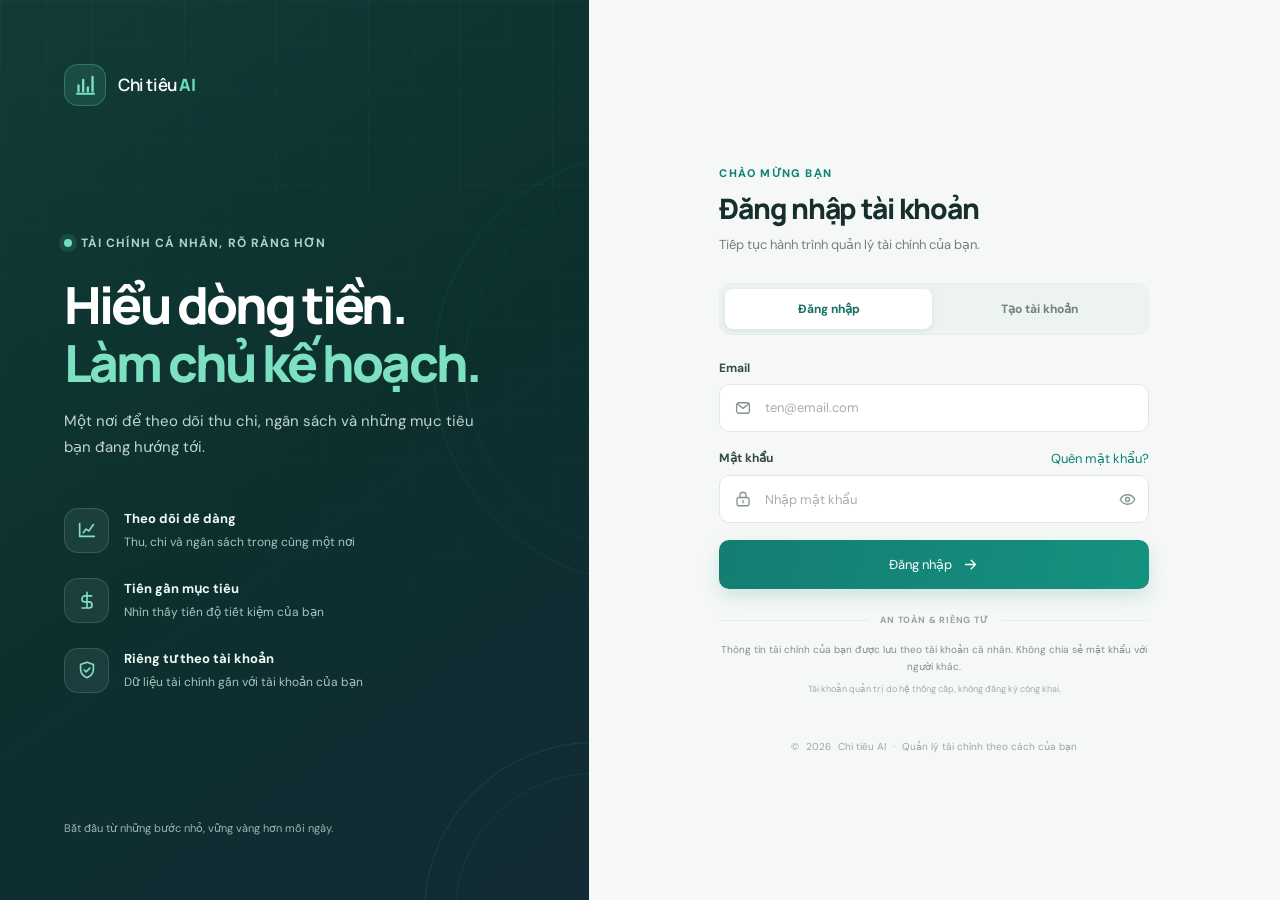
<file: frontend/login.html>
<!DOCTYPE html>
<html lang="vi">
<head>
  <meta charset="UTF-8" />
  <meta name="viewport" content="width=device-width, initial-scale=1.0" />
  <meta name="theme-color" content="#f5f8f7" />
  <meta name="description" content="Đăng nhập hoặc tạo tài khoản để quản lý thu chi cá nhân." />
  <title>Đăng nhập - Chi tiêu AI</title>
  <link rel="stylesheet" href="/static/style.css" />
  <link rel="stylesheet" href="/static/theme-overrides.css" />
  <link rel="stylesheet" href="/static/auth.css" />
  <link rel="preconnect" href="https://fonts.googleapis.com" />
  <link rel="preconnect" href="https://fonts.gstatic.com" crossorigin />
  <link href="https://fonts.googleapis.com/css2?family=DM+Sans:wght@400;500;600;700&family=Manrope:wght@400;500;600;700;800&display=swap" rel="stylesheet" />
</head>
<body class="auth-page">
  <main id="auth-screen" class="auth-layout">
    <section class="auth-story" aria-label="Giới thiệu Chi tiêu AI">
      <a class="auth-brand" href="/login" aria-label="Chi tiêu AI - trang đăng nhập">
        <span class="auth-brand-mark" aria-hidden="true">
          <svg viewBox="0 0 32 32" fill="none">
            <path d="M7 23.5V16m6 7.5V9m6 14.5v-5m6 5V5" stroke="currentColor" stroke-width="3" stroke-linecap="round" />
            <path d="M5 26.5h22" stroke="currentColor" stroke-width="2.5" stroke-linecap="round" />
          </svg>
        </span>
        <span>Chi tiêu <strong>AI</strong></span>
      </a>

      <div class="auth-story-content">
        <span class="auth-eyebrow"><span></span> Tài chính cá nhân, rõ ràng hơn</span>
        <h1>Hiểu dòng tiền.<br /><span>Làm chủ kế hoạch.</span></h1>
        <p>Một nơi để theo dõi thu chi, ngân sách và những mục tiêu bạn đang hướng tới.</p>
        <div class="auth-benefits">
          <div class="auth-benefit">
            <span class="auth-benefit-icon" aria-hidden="true">
              <svg viewBox="0 0 24 24" fill="none"><path d="M4 19V5m0 14h16M8 15l3-4 3 2 5-7" stroke="currentColor" stroke-width="1.8" stroke-linecap="round" stroke-linejoin="round" /></svg>
            </span>
            <span><strong>Theo dõi dễ dàng</strong><small>Thu, chi và ngân sách trong cùng một nơi</small></span>
          </div>
          <div class="auth-benefit">
            <span class="auth-benefit-icon" aria-hidden="true">
              <svg viewBox="0 0 24 24" fill="none"><path d="M12 3.5v17m5-13H9.8a3.3 3.3 0 0 0 0 6.6h4.4a3.3 3.3 0 0 1 0 6.6H6.5" stroke="currentColor" stroke-width="1.8" stroke-linecap="round" /></svg>
            </span>
            <span><strong>Tiến gần mục tiêu</strong><small>Nhìn thấy tiến độ tiết kiệm của bạn</small></span>
          </div>
          <div class="auth-benefit">
            <span class="auth-benefit-icon" aria-hidden="true">
              <svg viewBox="0 0 24 24" fill="none"><path d="M12 3.5 19 6v5.3c0 4.3-2.9 7.3-7 9.2-4.1-1.9-7-4.9-7-9.2V6l7-2.5Z" stroke="currentColor" stroke-width="1.8" stroke-linejoin="round" /><path d="m9 12 2 2 4-4" stroke="currentColor" stroke-width="1.8" stroke-linecap="round" stroke-linejoin="round" /></svg>
            </span>
            <span><strong>Riêng tư theo tài khoản</strong><small>Dữ liệu tài chính gắn với tài khoản của bạn</small></span>
          </div>
        </div>
      </div>
      <div class="auth-story-footer">Bắt đầu từ những bước nhỏ, vững vàng hơn mỗi ngày.</div>
      <span class="auth-orb auth-orb-one" aria-hidden="true"></span>
      <span class="auth-orb auth-orb-two" aria-hidden="true"></span>
    </section>

    <section class="auth-panel" aria-labelledby="auth-heading">
      <div class="auth-card">
        <div class="auth-mobile-brand">
          <span class="auth-brand-mark" aria-hidden="true">
            <svg viewBox="0 0 32 32" fill="none"><path d="M7 23.5V16m6 7.5V9m6 14.5v-5m6 5V5" stroke="currentColor" stroke-width="3" stroke-linecap="round" /><path d="M5 26.5h22" stroke="currentColor" stroke-width="2.5" stroke-linecap="round" /></svg>
          </span>
          <span>Chi tiêu <strong>AI</strong></span>
        </div>
        <div class="auth-heading">
          <span class="auth-heading-kicker">Chào mừng bạn</span>
          <h2 id="auth-heading">Đăng nhập tài khoản</h2>
          <p id="auth-subheading">Tiếp tục hành trình quản lý tài chính của bạn.</p>
        </div>

        <div class="auth-tabs" role="tablist" aria-label="Chọn đăng nhập hoặc đăng ký">
          <button id="tab-login" class="active" type="button" role="tab" aria-selected="true" aria-controls="auth-form" onclick="switchTab('login')">Đăng nhập</button>
          <button id="tab-register" type="button" role="tab" aria-selected="false" aria-controls="auth-form" onclick="switchTab('register')">Tạo tài khoản</button>
        </div>

        <form id="auth-form" autocomplete="off" novalidate onsubmit="handleAuth(event)">
          <div class="auth-field hidden" id="fullname-field">
            <label for="full_name">Họ và tên</label>
            <div class="auth-input-wrap">
              <svg viewBox="0 0 24 24" fill="none" aria-hidden="true"><path d="M20 20a8 8 0 0 0-16 0m8-10a4 4 0 1 0 0-8 4 4 0 0 0 0 8Z" stroke="currentColor" stroke-width="1.7" stroke-linecap="round" /></svg>
              <input type="text" id="full_name" name="name" placeholder="Nguyễn Văn An" autocomplete="name" minlength="2" />
            </div>
          </div>
          <div class="auth-field">
            <label for="email">Email</label>
            <div class="auth-input-wrap">
              <svg viewBox="0 0 24 24" fill="none" aria-hidden="true"><rect x="3.5" y="5" width="17" height="14" rx="3" stroke="currentColor" stroke-width="1.7" /><path d="m5 7 7 5.5L19 7" stroke="currentColor" stroke-width="1.7" stroke-linecap="round" stroke-linejoin="round" /></svg>
              <input type="email" id="email" name="email" required placeholder="ten@email.com" autocomplete="off" inputmode="email" />
            </div>
          </div>
          <div class="auth-field">
            <div class="auth-label-row">
              <label for="password">Mật khẩu</label>
              <button type="button" id="forgot-password-btn" class="auth-text-button" onclick="showForgotPassword()">Quên mật khẩu?</button>
            </div>
            <div class="auth-input-wrap">
              <svg viewBox="0 0 24 24" fill="none" aria-hidden="true"><rect x="4" y="10" width="16" height="11" rx="2.5" stroke="currentColor" stroke-width="1.7" /><path d="M8 10V7a4 4 0 0 1 8 0v3m-4 4v3" stroke="currentColor" stroke-width="1.7" stroke-linecap="round" /></svg>
              <input type="password" id="password" name="password" required minlength="6" placeholder="Nhập mật khẩu" autocomplete="off" />
              <button type="button" class="auth-password-toggle" onclick="togglePw()" aria-label="Hiện mật khẩu">
                <svg viewBox="0 0 24 24" fill="none" aria-hidden="true"><path d="M2.8 12s3.2-6 9.2-6 9.2 6 9.2 6-3.2 6-9.2 6-9.2-6-9.2-6Z" stroke="currentColor" stroke-width="1.7" /><circle cx="12" cy="12" r="2.5" stroke="currentColor" stroke-width="1.7" /></svg>
              </button>
            </div>
          </div>
          <div class="auth-field hidden" id="confirm-password-field">
            <label for="confirm_password">Xác nhận mật khẩu</label>
            <div class="auth-input-wrap">
              <svg viewBox="0 0 24 24" fill="none" aria-hidden="true"><rect x="4" y="10" width="16" height="11" rx="2.5" stroke="currentColor" stroke-width="1.7" /><path d="M8 10V7a4 4 0 0 1 8 0v3m-4 4v3" stroke="currentColor" stroke-width="1.7" stroke-linecap="round" /></svg>
              <input type="password" id="confirm_password" name="confirm_password" placeholder="Nhập lại mật khẩu" autocomplete="new-password" />
              <button type="button" class="auth-password-toggle" onclick="toggleConfirmPw()" aria-label="Hiện mật khẩu xác nhận">
                <svg viewBox="0 0 24 24" fill="none" aria-hidden="true"><path d="M2.8 12s3.2-6 9.2-6 9.2 6 9.2 6-3.2 6-9.2 6-9.2-6-9.2-6Z" stroke="currentColor" stroke-width="1.7" /><circle cx="12" cy="12" r="2.5" stroke="currentColor" stroke-width="1.7" /></svg>
              </button>
            </div>
            <small class="auth-field-hint">Mật khẩu cần có ít nhất 6 ký tự, gồm chữ và số.</small>
          </div>

          <button type="submit" class="auth-submit" id="auth-btn">
            <span>Đăng nhập</span>
            <svg viewBox="0 0 24 24" fill="none" aria-hidden="true"><path d="M5 12h14m-6-6 6 6-6 6" stroke="currentColor" stroke-width="1.8" stroke-linecap="round" stroke-linejoin="round" /></svg>
          </button>
          <p id="auth-error" class="auth-message auth-message-error" role="alert" aria-live="polite"></p>
          <p id="auth-success" class="auth-message auth-message-success" role="status" aria-live="polite"></p>
        </form>

        <div class="auth-divider"><span></span><small>AN TOÀN & RIÊNG TƯ</small><span></span></div>
        <p class="auth-privacy-note">Thông tin tài chính của bạn được lưu theo tài khoản cá nhân. Không chia sẻ mật khẩu với người khác.</p>
        <p class="auth-admin-note">Tài khoản quản trị do hệ thống cấp, không đăng ký công khai.</p>
      </div>
      <p class="auth-copyright">© <span id="current-year"></span> Chi tiêu AI <span aria-hidden="true">·</span> Quản lý tài chính theo cách của bạn</p>
    </section>
  </main>

  <div id="forgot-modal" class="auth-modal" hidden>
    <button class="auth-modal-backdrop" type="button" aria-label="Đóng cửa sổ" onclick="closeForgotPassword()"></button>
    <section class="auth-modal-card" role="dialog" aria-modal="true" aria-labelledby="forgot-heading" aria-describedby="forgot-description">
      <button class="auth-modal-close" type="button" aria-label="Đóng" onclick="closeForgotPassword()">
        <svg viewBox="0 0 24 24" fill="none" aria-hidden="true"><path d="m6 6 12 12M18 6 6 18" stroke="currentColor" stroke-width="1.8" stroke-linecap="round" /></svg>
      </button>
      <div class="auth-modal-icon" aria-hidden="true">
        <svg viewBox="0 0 24 24" fill="none"><rect x="4" y="10" width="16" height="11" rx="2.5" stroke="currentColor" stroke-width="1.7" /><path d="M8 10V7a4 4 0 0 1 8 0v3m-4 4v3" stroke="currentColor" stroke-width="1.7" stroke-linecap="round" /></svg>
      </div>
      <div id="forgot-step-email">
        <span class="auth-heading-kicker">Khôi phục quyền truy cập</span>
        <h2 id="forgot-heading">Quên mật khẩu?</h2>
        <p id="forgot-description" class="auth-modal-description">Nhập email đã đăng ký. Nếu tài khoản tồn tại, hướng dẫn đặt lại mật khẩu sẽ được gửi qua email.</p>
        <form id="forgot-email-form" novalidate onsubmit="requestPasswordReset(event)">
          <div class="auth-field">
            <label for="reset-email">Email tài khoản</label>
            <div class="auth-input-wrap">
              <svg viewBox="0 0 24 24" fill="none" aria-hidden="true"><rect x="3.5" y="5" width="17" height="14" rx="3" stroke="currentColor" stroke-width="1.7" /><path d="m5 7 7 5.5L19 7" stroke="currentColor" stroke-width="1.7" stroke-linecap="round" stroke-linejoin="round" /></svg>
              <input type="email" id="reset-email" required placeholder="ten@email.com" autocomplete="email" />
            </div>
          </div>
          <button type="submit" class="auth-submit" id="reset-request-btn"><span>Gửi hướng dẫn</span><svg viewBox="0 0 24 24" fill="none" aria-hidden="true"><path d="M5 12h14m-6-6 6 6-6 6" stroke="currentColor" stroke-width="1.8" stroke-linecap="round" stroke-linejoin="round" /></svg></button>
        </form>
      </div>
      <div id="forgot-step-reset" hidden>
        <span class="auth-heading-kicker">Bước tiếp theo</span>
        <h2>Đặt mật khẩu mới</h2>
        <p class="auth-modal-description">Dùng mã khôi phục để xác nhận tài khoản và tạo mật khẩu mới.</p>
        <form id="reset-password-form" novalidate onsubmit="completePasswordReset(event)">
          <div class="auth-field">
            <label for="reset-token">Mã khôi phục</label>
            <div class="auth-input-wrap">
              <svg viewBox="0 0 24 24" fill="none" aria-hidden="true"><rect x="4" y="10" width="16" height="11" rx="2.5" stroke="currentColor" stroke-width="1.7" /><path d="M8 10V7a4 4 0 0 1 8 0v3" stroke="currentColor" stroke-width="1.7" stroke-linecap="round" /><circle cx="12" cy="15" r="1" fill="currentColor" /></svg>
              <input type="text" id="reset-token" required minlength="32" maxlength="128" placeholder="Dán mã khôi phục" autocomplete="one-time-code" />
            </div>
          </div>
          <div class="auth-field">
            <label for="reset-new-password">Mật khẩu mới</label>
            <div class="auth-input-wrap">
              <svg viewBox="0 0 24 24" fill="none" aria-hidden="true"><rect x="4" y="10" width="16" height="11" rx="2.5" stroke="currentColor" stroke-width="1.7" /><path d="M8 10V7a4 4 0 0 1 8 0v3m-4 4v3" stroke="currentColor" stroke-width="1.7" stroke-linecap="round" /></svg>
              <input type="password" id="reset-new-password" required minlength="8" maxlength="128" placeholder="Ít nhất 8 ký tự, gồm chữ và số" autocomplete="new-password" />
              <button type="button" class="auth-password-toggle" onclick="toggleResetPassword()" aria-label="Hiện mật khẩu mới">
                <svg viewBox="0 0 24 24" fill="none" aria-hidden="true"><path d="M2.8 12s3.2-6 9.2-6 9.2 6 9.2 6-3.2 6-9.2 6-9.2-6-9.2-6Z" stroke="currentColor" stroke-width="1.7" /><circle cx="12" cy="12" r="2.5" stroke="currentColor" stroke-width="1.7" /></svg>
              </button>
            </div>
          </div>
          <div class="auth-field">
            <label for="reset-confirm-password">Xác nhận mật khẩu mới</label>
            <div class="auth-input-wrap">
              <svg viewBox="0 0 24 24" fill="none" aria-hidden="true"><rect x="4" y="10" width="16" height="11" rx="2.5" stroke="currentColor" stroke-width="1.7" /><path d="M8 10V7a4 4 0 0 1 8 0v3m-4 4v3" stroke="currentColor" stroke-width="1.7" stroke-linecap="round" /></svg>
              <input type="password" id="reset-confirm-password" required minlength="8" maxlength="128" placeholder="Nhập lại mật khẩu mới" autocomplete="new-password" />
            </div>
          </div>
          <button type="submit" class="auth-submit" id="reset-submit-btn"><span>Cập nhật mật khẩu</span><svg viewBox="0 0 24 24" fill="none" aria-hidden="true"><path d="m5 12 4 4L19 6" stroke="currentColor" stroke-width="1.8" stroke-linecap="round" stroke-linejoin="round" /></svg></button>
        </form>
      </div>
      <p id="reset-error" class="auth-message auth-message-error" role="alert" aria-live="polite"></p>
      <p id="reset-success" class="auth-message auth-message-success" role="status" aria-live="polite"></p>
      <button id="forgot-back-btn" class="auth-modal-back" type="button" onclick="returnToResetEmail()">← Quay lại nhập email</button>
    </section>
  </div>

  <script src="/static/app.js"></script>
  <script>
    let mode = 'login';
    document.getElementById('current-year').textContent = new Date().getFullYear();

    function showAuthMessage(id, message) {
      const element = document.getElementById(id);
      element.textContent = message;
      element.classList.toggle('show', Boolean(message));
    }

    function showErr(message) {
      showAuthMessage('auth-error', message);
      showAuthMessage('auth-success', '');
    }

    function switchTab(nextMode) {
      mode = nextMode;
      const isLogin = mode === 'login';
      document.getElementById('tab-login').classList.toggle('active', isLogin);
      document.getElementById('tab-register').classList.toggle('active', !isLogin);
      document.getElementById('tab-login').setAttribute('aria-selected', String(isLogin));
      document.getElementById('tab-register').setAttribute('aria-selected', String(!isLogin));
      document.getElementById('fullname-field').classList.toggle('hidden', isLogin);
      document.getElementById('confirm-password-field').classList.toggle('hidden', isLogin);
      document.getElementById('forgot-password-btn').classList.toggle('hidden', !isLogin);
      document.getElementById('auth-heading').textContent = isLogin ? 'Đăng nhập tài khoản' : 'Tạo tài khoản mới';
      document.getElementById('auth-subheading').textContent = isLogin
        ? 'Tiếp tục hành trình quản lý tài chính của bạn.'
        : 'Chỉ mất một phút để bắt đầu theo dõi tài chính.';
      document.querySelector('#auth-btn span').textContent = isLogin ? 'Đăng nhập' : 'Tạo tài khoản';
      showAuthMessage('auth-error', '');
      showAuthMessage('auth-success', '');
      document.getElementById('password').value = '';
      document.getElementById('confirm_password').value = '';
      document.getElementById('password').setAttribute('autocomplete', isLogin ? 'current-password' : 'new-password');
      document.getElementById('password').setAttribute('placeholder', isLogin ? 'Nhập mật khẩu' : 'Ít nhất 6 ký tự');
      document.getElementById('password').setAttribute('aria-label', isLogin ? 'Mật khẩu' : 'Tạo mật khẩu');
      document.getElementById('auth-btn').disabled = false;
    }

    function togglePasswordVisibility(inputId, button) {
      const input = document.getElementById(inputId);
      const showing = input.type === 'password';
      input.type = showing ? 'text' : 'password';
      button.setAttribute('aria-label', showing ? 'Ẩn mật khẩu' : 'Hiện mật khẩu');
    }

    function togglePw() {
      togglePasswordVisibility('password', document.querySelector('#password + .auth-password-toggle'));
    }

    function toggleConfirmPw() {
      togglePasswordVisibility('confirm_password', document.querySelector('#confirm_password + .auth-password-toggle'));
    }

    function toggleResetPassword() {
      togglePasswordVisibility('reset-new-password', document.querySelector('#reset-new-password + .auth-password-toggle'));
    }

    function showForgotPassword() {
      const modal = document.getElementById('forgot-modal');
      modal.hidden = false;
      document.body.classList.add('auth-modal-open');
      document.getElementById('reset-email').value = document.getElementById('email').value.trim();
      returnToResetEmail(false);
      window.setTimeout(() => document.getElementById('reset-email').focus(), 0);
    }

    function closeForgotPassword() {
      document.getElementById('forgot-modal').hidden = true;
      document.body.classList.remove('auth-modal-open');
      showAuthMessage('reset-error', '');
      showAuthMessage('reset-success', '');
      document.getElementById('forgot-modal').querySelector('#reset-email').blur();
    }

    function returnToResetEmail(clearMessages = true) {
      document.getElementById('forgot-step-email').hidden = false;
      document.getElementById('forgot-step-reset').hidden = true;
      document.getElementById('forgot-back-btn').hidden = true;
      if (clearMessages) {
        showAuthMessage('reset-error', '');
        showAuthMessage('reset-success', '');
      }
    }

    function initializePasswordResetFromLink() {
      const resetToken = new URLSearchParams(location.hash.slice(1)).get('reset_token');
      if (!resetToken) return false;
      document.getElementById('reset-token').value = resetToken;
      document.getElementById('forgot-step-email').hidden = true;
      document.getElementById('forgot-step-reset').hidden = false;
      document.getElementById('forgot-back-btn').hidden = true;
      document.getElementById('forgot-modal').hidden = false;
      document.body.classList.add('auth-modal-open');
      history.replaceState(null, '', location.pathname);
      document.getElementById('reset-new-password').focus();
      return true;
    }

    async function requestPasswordReset(event) {
      event.preventDefault();
      const email = document.getElementById('reset-email').value.trim().toLowerCase();
      const button = document.getElementById('reset-request-btn');
      showAuthMessage('reset-error', '');
      showAuthMessage('reset-success', '');
      if (!/^[^\s@]+@[^\s@]+\.[^\s@]+$/.test(email)) {
        showAuthMessage('reset-error', 'Vui lòng nhập email hợp lệ.');
        return;
      }

      button.disabled = true;
      button.querySelector('span').textContent = 'Đang gửi...';
      try {
        const response = await fetch(API + '/api/auth/forgot-password', {
          method: 'POST',
          headers: { 'Content-Type': 'application/json' },
          body: JSON.stringify({ email })
        });
        const data = await response.json().catch(() => ({}));
        if (!response.ok) {
          const detail = data.detail;
          throw new Error(typeof detail === 'string' ? detail : 'Không thể tạo mã khôi phục.');
        }

        showAuthMessage('reset-success', data.message || 'Nếu email tồn tại, hướng dẫn đặt lại mật khẩu sẽ được gửi đến hộp thư.');
      } catch (error) {
        showAuthMessage('reset-error', error.name === 'TypeError'
          ? 'Không kết nối được máy chủ. Vui lòng thử lại.'
          : error.message || 'Không thể tạo mã khôi phục.');
      } finally {
        button.disabled = false;
        button.querySelector('span').textContent = 'Gửi hướng dẫn';
      }
    }

    async function completePasswordReset(event) {
      event.preventDefault();
      const token = document.getElementById('reset-token').value.trim();
      const password = document.getElementById('reset-new-password').value;
      const confirmation = document.getElementById('reset-confirm-password').value;
      const button = document.getElementById('reset-submit-btn');
      showAuthMessage('reset-error', '');
      showAuthMessage('reset-success', '');

      if (token.length < 32) {
        showAuthMessage('reset-error', 'Mã khôi phục chưa hợp lệ.');
        return;
      }
      if (password.length < 8 || !/[A-Za-zÀ-ỹ]/.test(password) || !/\d/.test(password)) {
        showAuthMessage('reset-error', 'Mật khẩu cần ít nhất 8 ký tự, gồm cả chữ và số.');
        return;
      }
      if (password !== confirmation) {
        showAuthMessage('reset-error', 'Xác nhận mật khẩu không khớp.');
        return;
      }

      button.disabled = true;
      button.querySelector('span').textContent = 'Đang cập nhật...';
      try {
        const response = await fetch(API + '/api/auth/reset-password', {
          method: 'POST',
          headers: { 'Content-Type': 'application/json' },
          body: JSON.stringify({ token, new_password: password })
        });
        const data = await response.json().catch(() => ({}));
        if (!response.ok) {
          const detail = data.detail;
          throw new Error(typeof detail === 'string' ? detail : 'Không thể cập nhật mật khẩu.');
        }
        closeForgotPassword();
        switchTab('login');
        document.getElementById('email').value = document.getElementById('reset-email').value.trim();
        document.getElementById('password').value = '';
        showAuthMessage('auth-success', data.message || 'Đổi mật khẩu thành công. Hãy đăng nhập lại.');
        document.getElementById('reset-password-form').reset();
      } catch (error) {
        showAuthMessage('reset-error', error.name === 'TypeError'
          ? 'Không kết nối được máy chủ. Vui lòng thử lại.'
          : error.message || 'Không thể cập nhật mật khẩu.');
      } finally {
        button.disabled = false;
        button.querySelector('span').textContent = 'Cập nhật mật khẩu';
      }
    }

    async function handleAuth(event) {
      event.preventDefault();
      showAuthMessage('auth-error', '');
      showAuthMessage('auth-success', '');
      const email = document.getElementById('email').value.trim().toLowerCase();
      const password = document.getElementById('password').value;
      const fullName = document.getElementById('full_name').value.trim();
      const confirmPassword = document.getElementById('confirm_password').value;
      const submitButton = document.getElementById('auth-btn');

      if (!/^[^\s@]+@[^\s@]+\.[^\s@]+$/.test(email)) {
        showErr('Vui lòng nhập địa chỉ email hợp lệ.');
        return;
      }
      if (!password || password.length < 6) {
        showErr('Mật khẩu phải có ít nhất 6 ký tự.');
        return;
      }
      if (mode === 'register') {
        if (fullName.length < 2) {
          showErr('Họ tên phải có ít nhất 2 ký tự.');
          return;
        }
        if (!/[A-Za-zÀ-ỹ]/.test(password) || !/\d/.test(password)) {
          showErr('Mật khẩu cần có cả chữ và số.');
          return;
        }
        if (password !== confirmPassword) {
          showErr('Xác nhận mật khẩu không khớp.');
          return;
        }
      }

      submitButton.disabled = true;
      submitButton.querySelector('span').textContent = mode === 'login' ? 'Đang đăng nhập...' : 'Đang tạo tài khoản...';
      try {
        let response;
        if (mode === 'register') {
          response = await fetch(API + '/api/auth/register', {
            method: 'POST',
            headers: { 'Content-Type': 'application/json' },
            body: JSON.stringify({ email, password, full_name: fullName })
          });
        } else {
          const form = new URLSearchParams();
          form.append('username', email);
          form.append('password', password);
          response = await fetch(API + '/api/auth/login', {
            method: 'POST',
            headers: { 'Content-Type': 'application/x-www-form-urlencoded' },
            body: form
          });
        }

        const data = await response.json().catch(() => ({}));
        if (!response.ok) {
          const detail = data.detail;
          throw new Error(typeof detail === 'string'
            ? detail
            : Array.isArray(detail) ? detail.map(item => item.msg).join(', ')
              : mode === 'login' ? 'Email hoặc mật khẩu không chính xác.' : 'Đăng ký chưa thành công.');
        }

        if (mode === 'register') {
          document.getElementById('password').value = '';
          document.getElementById('confirm_password').value = '';
          switchTab('login');
          document.getElementById('email').value = email;
          showAuthMessage('auth-success', 'Tạo tài khoản thành công. Đăng nhập để tiếp tục nhé.');
          return;
        }

        saveSession(data);
        location.href = data.role === 'admin' ? '/admin' : '/';
      } catch (error) {
        showErr(error.name === 'TypeError'
          ? 'Không kết nối được máy chủ. Hãy kiểm tra ứng dụng đang chạy.'
          : error.message || 'Đã xảy ra lỗi. Vui lòng thử lại.');
      } finally {
        submitButton.disabled = false;
        submitButton.querySelector('span').textContent = mode === 'login' ? 'Đăng nhập' : 'Tạo tài khoản';
      }
    }

    document.addEventListener('keydown', event => {
      if (event.key === 'Escape' && !document.getElementById('forgot-modal').hidden) {
        closeForgotPassword();
      }
    });

    (async function redirectExistingSession() {
      if (initializePasswordResetFromLink()) return;
      const existingToken = sessionStorage.getItem('token');
      if (!existingToken) return;
      try {
        const response = await fetch(API + '/api/auth/me', {
          headers: { Authorization: 'Bearer ' + existingToken }
        });
        if (!response.ok) {
          clearSession();
          return;
        }
        const me = await response.json();
        sessionStorage.setItem('role', me.role);
        sessionStorage.setItem('full_name', me.full_name || '');
        sessionStorage.setItem('email', me.email || '');
        sessionStorage.setItem('avatar', me.avatar || '');
        location.href = me.role === 'admin' ? '/admin' : '/';
      } catch (_) {
        showErr('Không thể xác minh phiên đăng nhập. Vui lòng thử lại.');
      }
    })();
  </script>
</body>
</html>
</file>
<file: static/style.css>
/* Chat layout: keep the header and composer fixed while messages scroll independently. */
.chat-shell{height:calc(100vh - 170px)!important;min-height:560px!important}
.notification-center{position:relative;display:flex;justify-content:flex-end;height:36px;margin-bottom:8px;z-index:30}
.notification-bell{position:relative;width:36px;height:36px;border:1px solid var(--line);border-radius:8px;background:var(--surface);color:var(--navy);box-shadow:var(--shadow)}
.notification-bell:hover{border-color:var(--teal);color:var(--teal)}
.notification-count{position:absolute;top:-6px;right:-6px;min-width:18px;height:18px;padding:0 4px;border-radius:999px;background:var(--red);color:#fff;font-size:10px;line-height:18px;font-weight:750}
.notification-panel{position:absolute;top:42px;right:0;width:min(380px,calc(100vw - 32px));max-height:420px;overflow:hidden;background:var(--surface);border:1px solid var(--line);border-radius:10px;box-shadow:0 14px 40px rgba(15,35,55,.18)}
.notification-panel-header{display:flex;align-items:center;justify-content:space-between;padding:12px 14px;border-bottom:1px solid var(--line);color:var(--navy)}
.notification-panel-actions{display:flex;align-items:center;gap:4px}.notification-panel-actions button{width:28px;height:28px;border:0;border-radius:6px;background:transparent;color:var(--muted)}.notification-panel-actions button:hover{background:var(--surface-soft);color:var(--teal)}.notification-close{background:transparent;color:var(--muted);font-size:22px;line-height:1}
.notification-list{max-height:360px;overflow-y:auto;padding:6px}
.notification-item{display:flex;gap:6px;border-bottom:1px solid var(--line);padding:8px 4px}.notification-item:last-child{border-bottom:0}.notification-item.unread{background:#fffbeb}
.notification-content{display:flex;flex:1;min-width:0;flex-direction:column;align-items:flex-start;gap:3px;padding:7px;border-radius:7px;background:transparent;color:var(--text);text-align:left}.notification-content:hover{background:var(--surface-soft)}.notification-content strong{font-size:12px}.notification-content span{font-size:12px;line-height:1.4}.notification-content small{font-size:10px;color:var(--muted)}
.notification-delete{width:30px;align-self:flex-start;padding:8px 0;background:transparent;color:var(--muted)}.notification-delete:hover{color:var(--red)}.notification-empty{padding:24px 12px;text-align:center;color:var(--muted);font-size:12px}
.chat-main{min-height:0;overflow:hidden}
.chat-history{min-height:0;overflow:hidden}
.chat-history-list{min-height:0;flex:1 1 auto;overflow-y:auto;overscroll-behavior:contain;scrollbar-gutter:stable}
.chat-messages{min-height:0;overflow-y:auto;overscroll-behavior:contain;scrollbar-gutter:stable;overflow-anchor:none}
.chat-composer{flex:0 0 auto;padding-bottom:18px}
@media(max-width:1024px){.chat-shell{height:calc(100vh - 170px)!important;min-height:540px!important}}
@media(max-width:768px){.chat-shell{height:680px!important;min-height:680px!important}.chat-history{min-height:0}.chat-messages{padding:16px}.chat-composer{padding:12px 14px 18px}}
.chat-messages{overflow-wrap:anywhere;word-break:normal}
.chat-message>div:last-child{min-width:0;max-width:75%!important}
.chat-bubble{width:100%!important;max-width:100%!important;white-space:pre-wrap!important;word-wrap:break-word!important;overflow-wrap:break-word!important;word-break:normal!important}
.chat-composer{padding-bottom:18px}
.chat-new-inline{display:inline-flex;align-items:center;margin-top:10px;padding:7px 10px;border:1px solid var(--teal);border-radius:7px;background:var(--surface);color:var(--teal);font:inherit;font-size:12px;font-weight:700}
.chat-status{color:var(--muted);font-style:italic}
.chat-actions{display:flex;flex-wrap:wrap;gap:4px;margin-top:7px}.chat-action-btn{position:relative;width:28px;height:28px;padding:0;border:1px solid transparent;border-radius:6px;background:transparent;color:var(--muted);font-size:12px;display:inline-flex;align-items:center;justify-content:center}.chat-action-btn:hover{border-color:var(--line);background:var(--surface-soft);color:var(--teal)}.chat-action-btn:focus-visible{outline:2px solid var(--teal);outline-offset:1px}.chat-action-btn[title]::after{content:attr(title);position:absolute;left:50%;bottom:calc(100% + 7px);transform:translateX(-50%) translateY(3px);opacity:0;pointer-events:none;white-space:nowrap;padding:5px 7px;border-radius:5px;background:var(--navy-deep);color:#fff;font-size:11px;font-weight:600;transition:opacity .15s,transform .15s;z-index:40}.chat-action-btn[title]:hover::after,.chat-action-btn[title]:focus-visible::after{opacity:1;transform:translateX(-50%) translateY(0)}
.chat-attach-btn{width:38px;height:38px;flex:0 0 38px;border:1px solid var(--line);border-radius:8px;background:var(--surface);color:var(--muted)}.chat-attach-btn:hover{color:var(--teal);border-color:var(--teal)}.chat-image-preview{position:relative;width:max-content;margin:0 18px 8px;padding:4px;border:1px solid var(--line);border-radius:8px;background:var(--surface)}.chat-image-preview img{display:block;width:88px;height:88px;object-fit:cover;border-radius:5px}.chat-image-preview button{position:absolute;top:-8px;right:-8px;width:22px;height:22px;border-radius:50%;background:var(--red);color:#fff;font-size:11px}
.chat-action-btn.selected{background:var(--teal);border-color:var(--teal);color:#fff}.chat-messages.drag-over{outline:2px dashed var(--teal);outline-offset:-8px;background:#f0fdfa}
@media(max-width:480px){.chat-actions{gap:2px}.chat-action-btn{width:30px;height:30px}.chat-action-btn[title]::after{display:none}}
.ai-history-list{min-height:0;max-height:220px;overflow-y:auto;overscroll-behavior:contain;scrollbar-gutter:stable}
.ai-history-item{flex:0 0 auto}
.ai-history-row{display:flex;align-items:stretch;gap:6px;min-width:0}
.ai-history-row .ai-history-item{flex:1;min-width:0}
.ai-history-row .ai-history-item small{display:block;overflow:hidden;text-overflow:ellipsis;white-space:nowrap}
.ai-history-delete{flex:0 0 34px;border:1px solid var(--line);border-radius:7px;background:var(--surface);color:var(--red)}
.ai-history-delete:hover{background:#fff1f1;border-color:var(--red)}
.budget-overrun-card{border-color:#f0b5b5}
.notification-stat-card{border-color:#f0b5b5}
.auth-link{display:block;margin:12px auto 0;background:transparent;color:var(--teal);font-size:13px;text-decoration:underline}
.goal-over-message{margin-top:8px;padding:8px 10px;border-radius:7px;background:#ecfdf5;color:#047857;font-size:12px;font-weight:700}
.goal-dashboard-panel{margin-bottom:20px;padding:18px;background:var(--surface);border:1px solid var(--line);border-radius:10px;box-shadow:var(--shadow)}
.report-layout{display:grid;grid-template-columns:minmax(230px,.8fr) minmax(280px,1fr);gap:18px;align-items:start}.report-card{border:1px solid var(--line);border-radius:10px;background:var(--surface);box-shadow:var(--shadow);color:var(--text)}.report-card .card-body{padding:20px}.report-card .card-title{margin-bottom:16px;color:var(--navy);font-size:16px;font-weight:750}.report-create-card{grid-column:1 / -1}.report-history-scroll{max-height:420px;overflow-y:auto;padding-right:4px}.report-content-card{grid-column:2;grid-row:2}.report-history-card{grid-column:1;grid-row:2}.report-card .form-label{font-size:12px;font-weight:700;color:var(--muted)}.report-card .form-select{border-color:var(--line);color:var(--text);background-color:var(--surface)}
.goal-congratulation-overlay{position:fixed;inset:0;z-index:80;display:flex;align-items:center;justify-content:center;padding:16px;background:rgba(15,35,55,.45)}.goal-congratulation-modal{width:min(420px,100%);padding:28px;border-radius:14px;background:var(--surface);box-shadow:0 20px 60px rgba(15,35,55,.25);text-align:center}.goal-congratulation-modal h3{margin-bottom:10px;color:var(--teal)}.goal-congratulation-modal p{margin-bottom:18px;color:var(--text)}
.goal-dashboard-list{display:flex;flex-direction:column;gap:8px}.goal-dashboard-row{display:grid;grid-template-columns:minmax(140px,1fr) auto auto;gap:14px;align-items:center;padding:10px 0;border-top:1px solid var(--line);font-size:13px}.goal-badge{font-size:12px;font-weight:700;color:var(--muted)}.goal-badge-done{color:#047857}.goal-badge-over{color:#a16207}.goal-status-badge{margin-top:8px;padding:8px 10px;border-radius:7px;font-size:12px;font-weight:700;background:#ecfdf5}
@media(max-width:700px){.goal-dashboard-row{grid-template-columns:1fr;gap:5px}}
@media(max-width:768px){.report-layout{grid-template-columns:1fr;gap:14px}.report-create-card,.report-history-card,.report-content-card{grid-column:1;grid-row:auto}.report-history-scroll{max-height:280px}.report-card .card-body{padding:16px}}
.badge-warning{background:#fef3c7;color:#a16207}
.budget-dashboard-panel{margin-bottom:20px;padding:18px;background:var(--surface);border:1px solid var(--line);border-radius:10px;box-shadow:var(--shadow)}
.budget-dashboard-heading{display:flex;align-items:baseline;justify-content:space-between;gap:12px;margin-bottom:10px}.budget-dashboard-heading h3{font-size:15px}
.budget-dashboard-list{display:flex;flex-direction:column;gap:8px}.budget-dashboard-row{display:grid;grid-template-columns:minmax(140px,1fr) auto auto auto;gap:14px;align-items:center;padding:10px 0;border-top:1px solid var(--line);font-size:13px}.budget-dashboard-row span{color:var(--muted)}
.budget-dashboard-row.budget-level-warning span:nth-child(2){color:#a16207;font-weight:700}
.budget-dashboard-row.budget-level-danger span:nth-child(2){color:#c2410c;font-weight:700}
.budget-dashboard-row.budget-level-exceeded span:nth-child(2){color:var(--red);font-weight:750}
@media(max-width:700px){.budget-dashboard-row{grid-template-columns:1fr 1fr;gap:6px}}
@media(max-width:768px){.chat-shell{grid-template-columns:1fr}.chat-history{max-height:190px;border-right:0;border-bottom:1px solid var(--line)}.chat-message>div:last-child{max-width:75%!important}.chat-bubble{max-width:100%!important}}
.chat-avatar{width:28px;height:28px;flex:0 0 28px;border-radius:50%;display:flex;align-items:center;justify-content:center;background:var(--teal);color:#fff;font-size:10px;font-weight:750;margin:18px 8px 0}.chat-message.user .chat-avatar{order:2;background:var(--navy);margin-left:8px;margin-right:0}.chat-author{display:block;color:var(--muted);font-size:11px;margin:0 0 3px 3px}.chat-message.user .chat-author{text-align:right;margin-right:3px}.history-select{height:38px;border:1px solid var(--line);border-radius:7px;background:var(--surface);color:var(--text);padding:0 10px;font-size:13px}
:root{--navy:#1e3a5f;--navy-deep:#162d4a;--teal:#0f766e;--red:#dc5a5a;--bg:#f8fafc;--surface:#fff;--surface-soft:#f1f5f9;--text:#1f2937;--muted:#64748b;--line:#e2e8f0;--shadow:0 8px 24px rgba(30,58,95,.07)}
*{margin:0;padding:0;box-sizing:border-box}
html{background:var(--bg)}
body{font-family:"Plus Jakarta Sans","Segoe UI",system-ui,sans-serif;background:var(--bg);color:var(--text);line-height:1.5;letter-spacing:0}
a{text-decoration:none;color:inherit}button{cursor:pointer;font-family:inherit;border:0;outline:0}input,select,textarea{font-family:inherit;outline:0}.hidden{display:none!important}
#auth-screen,.auth-page{min-height:100vh;display:flex;align-items:center;justify-content:center;background:var(--navy);padding:16px}.auth-card{background:var(--surface);border-radius:12px;box-shadow:0 20px 50px rgba(10,31,54,.22);padding:32px;width:100%;max-width:440px}.auth-logo{text-align:center;margin-bottom:24px}.auth-logo .emoji{font-size:42px;margin-bottom:8px}.auth-logo h1{font-size:22px;font-weight:750;color:var(--navy)}.auth-logo p{font-size:13px;color:var(--muted);margin-top:4px}.auth-tabs{display:flex;background:var(--surface-soft);border-radius:8px;padding:4px;margin-bottom:20px}.auth-tabs button{flex:1;padding:10px;border-radius:6px;font-weight:600;font-size:14px;background:transparent;color:var(--muted)}.auth-tabs button.active{background:var(--surface);color:var(--navy);box-shadow:0 1px 4px rgba(30,58,95,.12)}
.form-group{margin-bottom:14px}.form-group label{display:block;font-size:13px;font-weight:650;margin-bottom:6px;color:var(--text)}.form-group input,.form-group select,.form-group textarea{width:100%;border:1px solid var(--line);border-radius:7px;background:var(--surface);color:var(--text);padding:10px 12px;font-size:14px}.form-group input:focus,.form-group select:focus,.form-group textarea:focus{border-color:var(--teal);box-shadow:0 0 0 3px rgba(15,118,110,.12)}.password-wrap{position:relative}.password-wrap input{padding-right:56px;width:100%}.password-toggle{position:absolute;right:6px;top:50%;transform:translateY(-50%);background:var(--surface-soft);color:var(--muted);font-size:13px;height:34px;min-width:52px;padding:0 10px;display:inline-flex;align-items:center;gap:4px;border-radius:6px;border:1px solid var(--line)}.btn-primary{width:100%;background:var(--navy);color:#fff;font-weight:650;font-size:15px;padding:12px;border-radius:7px}.btn-primary:hover{background:var(--navy-deep)}.auth-error{color:var(--red);font-size:13px;text-align:center;margin-top:12px;display:none}.auth-error.show{display:block}.auth-success{color:var(--teal);font-size:13px;text-align:center;margin-top:12px;display:none}.auth-success.show{display:block}.hint{font-size:12px;color:var(--muted);margin-top:4px}
.sidebar{width:248px;background:var(--surface);border-right:1px solid var(--line);display:flex;flex-direction:column;position:fixed;top:0;left:0;bottom:0;z-index:20}.sidebar-header{padding:22px 20px;border-bottom:1px solid var(--line);display:flex;align-items:center;gap:10px}.sidebar-header .title{font-weight:750;color:var(--navy);font-size:16px}.sidebar-header .email{font-size:11px;color:var(--muted)}.sidebar-nav{flex:1;padding:14px 12px;overflow-y:auto}.nav-section{font-size:11px;font-weight:700;color:var(--muted);text-transform:uppercase;padding:18px 12px 7px}.nav-link{display:flex;align-items:center;gap:12px;padding:10px 12px;border-radius:7px;font-size:14px;font-weight:600;color:var(--muted);margin-bottom:3px}.nav-link:hover{background:var(--surface-soft);color:var(--navy)}.nav-link.active{background:var(--navy);color:#fff}.nav-link i{width:20px;text-align:center}.sidebar-footer{padding:12px;border-top:1px solid var(--line)}.btn-logout{width:100%;display:flex;align-items:center;gap:8px;padding:10px 12px;border-radius:7px;font-size:14px;color:var(--red);background:transparent}.btn-logout:hover{background:#fff1f1}
.main{flex:1;margin-left:248px;padding:30px;min-height:100vh}.page-title{font-size:23px;font-weight:750;margin-bottom:20px;display:flex;align-items:center;justify-content:space-between;flex-wrap:wrap;gap:12px}.page-title>span:first-child{display:flex;align-items:center;gap:9px}.page{display:none}.page.active{display:block}.section-actions{display:flex;align-items:center;gap:8px;flex-wrap:wrap}.manage-hint{font-size:12px;color:var(--muted);min-width:90px}.manage-item{cursor:pointer;transition:border-color .15s,box-shadow .15s}.manage-item:hover{border-color:#b7c5d5}.manage-item.selected{border-color:var(--teal);box-shadow:0 0 0 2px rgba(15,118,110,.14)}tr.manage-item.selected td:first-child{box-shadow:inset 3px 0 var(--teal)}
.stats-grid{display:grid;grid-template-columns:repeat(4,1fr);gap:16px;margin-bottom:24px}.stat-card,.chart-card,.ai-panel,.filter-bar,.item-card,.cat-item,.table-wrap{background:var(--surface);border:1px solid var(--line);box-shadow:var(--shadow)}.stat-card{border-radius:10px;padding:20px}.stat-card .label{font-size:13px;color:var(--muted)}.stat-card .value{font-size:22px;font-weight:750;margin-top:4px}.stat-card .value.green{color:var(--teal)}.stat-card .value.red{color:var(--red)}.stat-card .value.indigo,.stat-card .value.purple{color:var(--navy)}.charts-grid{display:grid;grid-template-columns:1fr 1fr;gap:20px;margin-bottom:20px}.chart-card{border-radius:10px;padding:20px}.chart-card h3{font-size:15px;font-weight:700;margin-bottom:12px}
.table-wrap{border-radius:10px;overflow:auto}table{width:100%;border-collapse:collapse;font-size:14px}thead{background:var(--surface-soft)}th{text-align:left;padding:12px 14px;font-weight:700;color:var(--muted);font-size:12px;text-transform:uppercase;letter-spacing:.03em}td{padding:13px 14px;border-top:1px solid var(--line)}.badge{display:inline-block;padding:3px 9px;border-radius:999px;font-size:12px;font-weight:700}.badge-income,.badge-ok{background:#d9f1ed;color:var(--teal)}.badge-expense,.badge-locked{background:#fde5e5;color:#b33e3e}.text-right{text-align:right}.text-center{text-align:center}.text-green{color:var(--teal);font-weight:700}.text-red{color:var(--red);font-weight:700}
.btn{display:inline-flex;align-items:center;justify-content:center;gap:6px;padding:9px 14px;border-radius:7px;font-size:13px;font-weight:700;transition:background .15s,color .15s,border-color .15s}.btn-indigo{background:var(--navy);color:#fff}.btn-indigo:hover{background:var(--navy-deep)}.btn-purple{background:var(--navy);color:#fff}.btn-green{background:var(--teal);color:#fff}.btn-outline{background:var(--surface);border:1px solid var(--line);color:var(--navy)}.btn-outline:hover{background:var(--surface-soft);border-color:#b7c5d5}.btn-sm{padding:6px 10px;font-size:12px}.btn-danger{background:var(--red);color:#fff}.btn-danger:hover{background:#bd4d4d}.btn:disabled{opacity:.5;cursor:not-allowed}
.card-grid{display:grid;grid-template-columns:repeat(auto-fill,minmax(260px,1fr));gap:16px}.item-card{border-radius:10px;padding:18px}.item-card.over-budget{border-color:#e9a3a3;background:#fff7f7}.item-card h4{font-size:15px}.progress-bar{width:100%;height:9px;background:#dce8e7;border-radius:999px;overflow:hidden;margin:10px 0}.progress-fill{height:100%;border-radius:999px}.progress-fill.green{background:var(--teal)}.progress-fill.yellow{background:#c38b2f}.progress-fill.red{background:var(--red)}.progress-fill.indigo{background:var(--navy)}.cat-grid{display:grid;grid-template-columns:repeat(auto-fill,minmax(190px,1fr));gap:12px}.cat-item{border-radius:10px;padding:14px;display:flex;align-items:center;gap:10px}.cat-item .icon{font-size:22px;width:40px;height:40px;border-radius:8px;background:#e8f1f3;display:flex;align-items:center;justify-content:center}.user-avatar{width:40px;height:40px;border-radius:50%;background:var(--navy);color:#fff;display:flex;align-items:center;justify-content:center;font-weight:750;overflow:hidden}.user-avatar img,.admin-avatar img{width:100%;height:100%;object-fit:cover;display:block}.profile-avatar-wrap{display:flex;align-items:center;gap:12px;margin-bottom:16px}.profile-avatar{width:64px;height:64px}.admin-avatar.profile-avatar{font-size:24px}.pagination{display:flex;align-items:center;justify-content:flex-end;gap:10px;margin-top:12px;color:var(--muted);font-size:13px}.detail-list p{margin:0 0 10px;line-height:1.5;word-break:break-word}.ai-panel{border-radius:10px;padding:24px}.ai-result{background:var(--surface-soft);border-radius:8px;padding:16px;min-height:120px;font-size:14px;white-space:pre-wrap;line-height:1.7}.filter-bar{border-radius:10px;padding:14px;margin-bottom:16px}.filter-row{display:flex;flex-wrap:wrap;gap:10px;align-items:flex-end}.filter-field{display:flex;flex-direction:column;gap:4px;min-width:120px}.filter-field.grow{flex:1;min-width:140px}.filter-field label{font-size:11px;font-weight:700;color:var(--muted);text-transform:uppercase}.filter-field input,.filter-field select{border:1px solid var(--line);border-radius:7px;padding:8px 10px;font-size:13px;height:38px;background:var(--surface);color:var(--text)}
+#toast{position:fixed;top:20px;right:20px;z-index:100;max-width:360px;display:none}#toast.show{display:block}.toast-box{background:var(--surface);border-radius:8px;padding:14px;box-shadow:0 10px 40px rgba(0,0,0,.15);border-left:4px solid var(--teal);font-size:14px;display:flex;gap:10px}.toast-box.err{border-left-color:var(--red)}.modal-overlay{position:fixed;inset:0;background:rgba(15,35,55,.48);z-index:50;display:none;align-items:center;justify-content:center;padding:16px}.modal-overlay.show{display:flex}.modal{background:var(--surface);border-radius:10px;padding:24px;width:100%;max-width:440px;max-height:90vh;overflow-y:auto}.modal h3{font-size:18px;font-weight:750;margin-bottom:16px;color:var(--navy)}.modal-actions{display:flex;gap:8px;margin-top:12px}.modal-actions .btn{flex:1}.empty-state{text-align:center;padding:32px;color:var(--muted)}.layout{display:flex;min-height:100vh}
.settings-grid{display:grid;grid-template-columns:repeat(2,minmax(0,1fr));gap:16px}.settings-card{background:var(--surface);border:1px solid var(--line);border-radius:10px;padding:22px;box-shadow:var(--shadow)}.settings-card h3{font-size:16px;color:var(--navy);margin-bottom:4px}.settings-card p{font-size:13px;color:var(--muted);margin-bottom:16px}.theme-row{display:flex;align-items:center;justify-content:space-between;padding:12px 0}.switch{position:relative;width:44px;height:24px}.switch input{opacity:0;width:0;height:0}.switch span{position:absolute;inset:0;background:#cbd5e1;border-radius:999px;cursor:pointer}.switch span:before{content:"";position:absolute;width:18px;height:18px;left:3px;top:3px;background:#fff;border-radius:50%;transition:.2s}.switch input:checked+span{background:var(--teal)}.switch input:checked+span:before{transform:translateX(20px)}
.admin-sidebar{width:248px;background:var(--navy);color:#e8f0f8;display:flex;flex-direction:column;position:fixed;top:0;left:0;bottom:0}.admin-header{padding:22px 20px;border-bottom:1px solid rgba(255,255,255,.14);display:flex;align-items:center;gap:12px}.admin-avatar{width:44px;height:44px;border-radius:50%;background:#31577f;display:flex;align-items:center;justify-content:center;font-size:20px}.admin-title{font-weight:750;font-size:15px}.admin-email{font-size:11px;color:#bfd0e1}.admin-nav{flex:1;padding:14px 12px}.admin-nav a{display:flex;align-items:center;gap:10px;padding:11px 12px;border-radius:7px;font-size:14px;color:#c6d5e4;margin-bottom:4px}.admin-nav a:hover,.admin-nav a.active{background:#31577f;color:#fff}.admin-footer{padding:12px;border-top:1px solid rgba(255,255,255,.14)}.admin-footer button{width:100%;padding:10px;border-radius:7px;background:transparent;color:#f3b0b0;font-size:14px}.admin-main{flex:1;margin-left:248px;padding:30px;background:var(--bg)}.admin-page{display:none}.admin-page.active{display:block}.admin-page>h2{font-size:23px;color:var(--navy);margin-bottom:20px}.admin-stats{display:grid;grid-template-columns:repeat(4,1fr);gap:16px;margin:20px 0}.admin-card{background:var(--surface);border-radius:10px;padding:20px;border:1px solid var(--line);box-shadow:var(--shadow);text-align:center}.admin-card span{display:block;font-size:13px;color:var(--muted);margin:8px 0 4px}.admin-card strong{font-size:22px;color:var(--navy)}.admin-panel{background:var(--surface);border-radius:10px;border:1px solid var(--line);padding:24px;margin-top:16px;box-shadow:var(--shadow)}.stat-row{display:flex;justify-content:space-between;padding:12px 0;border-bottom:1px solid var(--line)}.stat-row:last-child{border-bottom:none}
body[data-theme="dark"]{--bg:#172536;--surface:#20344a;--surface-soft:#294158;--text:#edf4fa;--muted:#afc0d0;--line:#3b536b;--shadow:0 8px 24px rgba(0,0,0,.16)}body[data-theme="dark"] .sidebar,body[data-theme="dark"] .auth-card{background:var(--surface)}body[data-theme="dark"] .sidebar-header .title,body[data-theme="dark"] .modal h3,body[data-theme="dark"] .settings-card h3,body[data-theme="dark"] .admin-page>h2{color:#d7e8f4}body[data-theme="dark"] .btn-outline{color:#e5f0f7}body[data-theme="dark"] .item-card.over-budget{background:#3a2c35}body[data-theme="dark"] .cat-item .icon{background:#31505a}
.admin-card.clickable{cursor:pointer;transition:transform .15s,box-shadow .15s,border-color .15s}.admin-card.clickable:hover,.admin-card.clickable:focus{transform:translateY(-2px);border-color:var(--teal);box-shadow:0 0 0 2px rgba(15,118,110,.14),var(--shadow)}.admin-chart-grid{display:grid;grid-template-columns:1fr 1fr;gap:16px}.admin-chart-grid .admin-panel{min-height:300px}.admin-chart-grid canvas{max-height:220px}
@media(max-width:1024px){.stats-grid,.admin-stats{grid-template-columns:repeat(2,1fr)}.charts-grid{grid-template-columns:1fr}.settings-grid{grid-template-columns:1fr}.admin-chart-grid{grid-template-columns:1fr}}@media(max-width:768px){.sidebar,.admin-sidebar{width:100%;position:relative}.main,.admin-main{margin-left:0;padding:20px}.layout{flex-direction:column}.page-title{font-size:20px}.section-actions{width:100%}.stats-grid,.admin-stats{grid-template-columns:1fr 1fr}}@media(max-width:480px){.stats-grid,.admin-stats{grid-template-columns:1fr}.section-actions .btn{flex:1}}
.chat-shell{display:grid;grid-template-columns:260px minmax(0,1fr);height:640px;background:var(--surface);border:1px solid var(--line);border-radius:10px;box-shadow:var(--shadow);overflow:hidden}.chat-history{background:var(--surface-soft);border-right:1px solid var(--line);padding:14px;display:flex;flex-direction:column;min-width:0}.chat-new-btn{width:100%;margin-bottom:12px}.chat-history-list{overflow-y:auto;display:flex;flex-direction:column;gap:6px}.chat-history-item{display:flex;flex-direction:column;align-items:flex-start;gap:3px;width:100%;padding:11px;border:1px solid transparent;border-radius:7px;background:transparent;color:var(--text);text-align:left}.chat-history-item:hover{background:var(--surface);border-color:var(--line)}.chat-history-item.active{background:var(--surface);border-color:var(--teal);box-shadow:0 0 0 2px rgba(15,118,110,.1)}.chat-history-item strong{width:100%;overflow:hidden;text-overflow:ellipsis;white-space:nowrap;font-size:13px}.chat-history-item small{color:var(--muted);font-size:11px}.chat-main{display:flex;flex-direction:column;min-width:0}.chat-header{display:flex;align-items:center;justify-content:space-between;gap:12px;padding:15px 18px;border-bottom:1px solid var(--line)}.chat-header strong{display:block;color:var(--navy);font-size:15px;overflow:hidden;text-overflow:ellipsis;white-space:nowrap}.chat-header small{display:block;color:var(--muted);font-size:11px;margin-top:2px}.chat-messages{flex:1;overflow-y:auto;padding:20px;background:var(--bg)}.chat-message{display:flex;margin-bottom:12px}.chat-message.user{justify-content:flex-end}.chat-bubble{max-width:min(78%,620px);padding:10px 13px;border-radius:10px;background:var(--surface);border:1px solid var(--line);font-size:14px;line-height:1.6;white-space:normal;word-break:break-word}.chat-message.user .chat-bubble{background:var(--navy);color:#fff;border-color:var(--navy)}.chat-message.assistant .chat-bubble{border-top-left-radius:3px}.chat-message.user .chat-bubble{border-top-right-radius:3px}.chat-bubble.error{color:var(--red)}.chat-composer{display:flex;gap:8px;padding:14px;border-top:1px solid var(--line);background:var(--surface)}.chat-composer input{flex:1;min-width:0;border:1px solid var(--line);border-radius:7px;padding:10px 12px;background:var(--surface);color:var(--text)}.chat-composer input:focus{border-color:var(--teal);box-shadow:0 0 0 3px rgba(15,118,110,.12)}.chat-empty{display:flex;align-items:center;justify-content:center;min-height:100px;color:var(--muted);font-size:13px;text-align:center;padding:20px}.chat-empty.small{min-height:60px;font-size:12px}@media(max-width:768px){.chat-shell{grid-template-columns:1fr;height:680px}.chat-history{max-height:190px;border-right:0;border-bottom:1px solid var(--line)}.chat-history-list{display:grid;grid-template-columns:repeat(auto-fill,minmax(150px,1fr))}.chat-bubble{max-width:88%}}
</file>
<file: static/theme-overrides.css>
:root{--navy:#0f766e;--navy-deep:#115e59;--teal:#0f766e;--red:#dc2626;--bg:#f8fafc;--surface:#fff;--surface-soft:#f0fdfa;--text:#111827;--muted:#6b7280;--line:#e5e7eb;--shadow:0 10px 28px rgba(15,118,110,.09)}
html,body{background:var(--bg)}
body{font-family:'Poppins',sans-serif;font-size:13px;letter-spacing:0;color:var(--text)}
h1,h2,h3,h4,h5,h6{font-family:'Poppins',sans-serif;font-weight:600;color:var(--navy)}
.sidebar{width:264px;background:#fff;border-right:1px solid #e2e8f0;box-shadow:8px 0 24px rgba(15,23,42,.04)}
.sidebar-header{padding:24px 22px;border-bottom:1px solid #e2e8f0}
.sidebar-header .title{color:#0f172a;font-weight:700}.sidebar-header .email{color:#64748b}
.sidebar-nav{padding:18px 14px}.nav-section{color:#64748b;padding:22px 14px 9px}.nav-link{color:#475569;border-radius:10px;padding:10px 14px;margin-bottom:5px;font-weight:500;transition:background .18s,transform .18s,color .18s}.nav-link i{color:#475569}.nav-link:hover{background:#eff6ff;color:#1e3a8a;transform:translateX(2px)}.nav-link:hover i{color:#1e3a8a}.nav-link.active{background:#1e3a8a;color:#fff;padding:12px 16px;box-shadow:0 8px 18px rgba(30,58,138,.2)}.nav-link.active i{color:#fff}.sidebar-footer{border-top:1px solid #e2e8f0}.btn-logout{color:#dc2626}.btn-logout:hover{background:#fef2f2}
.main,.admin-main{background:var(--bg);padding:34px}.main{margin-left:264px}.page-title{font-size:24px;margin-bottom:24px;color:var(--navy);font-weight:700}
.stat-card,.chart-card,.ai-panel,.filter-bar,.item-card,.cat-item,.table-wrap,.settings-card,.admin-card,.admin-panel,.report-card{border:1px solid #e2e8f0;border-radius:16px;box-shadow:0 10px 28px rgba(15,23,42,.06);background:#fff}.stat-card{padding:22px;transition:transform .2s,box-shadow .2s}.stat-card:hover,.admin-card.clickable:hover{transform:translateY(-3px);box-shadow:0 16px 34px rgba(15,23,42,.12)}.stat-card .value{font-size:25px}.stat-card .label{font-weight:500;color:#6b7280}
.charts-grid{gap:22px}.chart-card{padding:24px}.chart-card h3{font-weight:600;color:var(--navy)}
.btn{border-radius:10px;padding:10px 15px;font-family:'Poppins',sans-serif;transition:background .18s,transform .18s,box-shadow .18s}.btn:hover{transform:translateY(-1px)}.btn-indigo,.btn-purple,.btn-primary{background:#0f766e;color:#fff;border-color:#0f766e}.btn-indigo:hover,.btn-purple:hover,.btn-primary:hover{background:#0d9488;border-color:#0d9488;box-shadow:0 8px 18px rgba(15,118,110,.22)}.btn-outline{border-color:#cbd5e1;color:#0f766e;background:#fff}.btn-danger{background:#ef4444}.btn-green{background:#15803d}
.filter-bar{padding:18px;margin-bottom:20px}.form-group input,.form-group select,.form-group textarea,.form-select,.form-control{border-color:#e4e0f1;border-radius:10px}.form-group input:focus,.form-group select:focus,.form-group textarea:focus,.form-select:focus,.form-control:focus{border-color:#8b83eb;box-shadow:0 0 0 3px rgba(79,70,229,.12)}
.admin-sidebar{width:264px;background:#fff;color:#475569;border-right:1px solid #e2e8f0;box-shadow:8px 0 24px rgba(15,23,42,.04)}.admin-main{margin-left:264px;background:#f8fafc}.admin-header{padding:24px 22px;border-bottom:1px solid #e2e8f0}.admin-title{color:#0f172a;font-weight:700}.admin-email{color:#64748b}.admin-nav a{border-radius:10px;padding:10px 14px;color:#475569;font-weight:500;transition:background .18s,transform .18s,color .18s}.admin-nav a i{color:#475569}.admin-nav a:hover{background:#eff6ff;color:#1e3a8a;transform:translateX(2px)}.admin-nav a:hover i{color:#1e3a8a}.admin-nav a.active{background:#1e3a8a;color:#fff;padding:12px 16px;transform:none}.admin-nav a.active i{color:#fff}.admin-footer{border-top:1px solid #e2e8f0}.admin-footer button{color:#dc2626}.admin-page>h2{color:#0f172a;font-weight:700}.admin-stats{gap:18px}.admin-card{padding:22px}.admin-card strong{color:#111827;font-size:25px}.admin-panel{padding:24px}
.badge-income,.badge-ok{background:#dcfce7!important;color:#15803d!important}.badge-expense,.badge-locked{background:#fee2e2!important;color:#dc2626!important}.badge-warning{background:#fef3c7!important;color:#92400e!important}
.notification-bell{width:40px;height:40px;border-radius:10px;color:#1e3a8a;border:1px solid #e2e8f0}.notification-bell:hover{color:#1e3a8a;border-color:#93c5fd;background:#eff6ff}.notification-panel{border:1px solid #e2e8f0;border-radius:14px;box-shadow:0 18px 48px rgba(15,23,42,.12)}
.report-layout{gap:22px}.report-card{border-radius:16px!important;box-shadow:var(--shadow)!important}.report-card .card-body{padding:26px}.report-card .card-title{font-weight:600;color:var(--navy)}
.table-wrap{overflow:auto}thead{background:#f4f2ff}th{color:#6c6788}td{border-top-color:#eeeaf7}
.auth-card{border-radius:20px;box-shadow:0 22px 60px rgba(30,27,75,.18)}.auth-tabs{border-radius:12px}.auth-tabs button{border-radius:9px}.auth-tabs button.active{color:#4f46e5}.auth-logo h1{color:var(--navy)}
.modal-overlay .modal{position:relative;display:block;width:100%;max-width:440px;margin:0;background:var(--surface);border-radius:16px;padding:24px;opacity:1;visibility:visible;transform:none}
@media(max-width:768px){.sidebar,.admin-sidebar{width:100%;box-shadow:none}.main,.admin-main{margin-left:0;padding:20px}.page-title{font-size:21px}.stats-grid,.admin-stats{gap:12px}.stat-card{padding:18px}.admin-stats{grid-template-columns:1fr 1fr}.notification-center{margin-bottom:12px}}
@media(max-width:480px){.admin-stats{grid-template-columns:1fr}.stat-card .value{font-size:22px}}
.nav-link.active,.admin-nav a.active{background:linear-gradient(90deg,#14b8a6,#6366f1)!important;color:#fff!important;padding:12px 16px!important}.nav-link.active i,.admin-nav a.active i{color:#fff!important}

/* Final premium fintech polish: presentation only, no behavior changes. */
body{background:#f8fafc;background-image:radial-gradient(circle at 92% 0,rgba(20,184,166,.10),transparent 28%),radial-gradient(circle at 25% 100%,rgba(99,102,241,.07),transparent 30%)}
.main,.admin-main{padding:36px 38px}.page-title{font-size:28px;letter-spacing:-.2px}.sidebar,.admin-sidebar{width:264px}.sidebar-header,.admin-header{padding:25px 22px}.sidebar-nav,.admin-nav{padding:20px 14px}.nav-link,.admin-nav a{font-size:13px;min-height:44px;align-items:center}.nav-link.active,.admin-nav a.active{box-shadow:0 10px 22px rgba(79,70,229,.22)!important}
.stats-grid{gap:18px;margin-bottom:26px}.stat-card{min-height:118px;padding:24px 22px!important;display:flex;flex-direction:column;justify-content:center}.stat-card .label{font-size:13px}.stat-card .value{font-size:27px;margin-top:8px}.stat-card .value.green{color:#16a34a}.stat-card .value.red{color:#dc2626}.stat-card .value.indigo{color:#2563eb}.stat-card .value.purple{color:#7c3aed}
.charts-grid{gap:22px}.chart-card{min-height:330px;padding:24px!important}.chart-card h3{font-size:16px;margin-bottom:18px}.admin-stats{gap:18px;margin:22px 0}.admin-card{min-height:150px;display:flex;flex-direction:column;justify-content:center}.admin-card>div:first-child{font-size:24px}.admin-card span{font-size:13px}.admin-card strong{font-size:26px}
.card-grid,.cat-grid{gap:18px}.item-card,.cat-item{border-radius:16px!important;padding:20px!important}.settings-card,.admin-panel{border-radius:16px!important}.ai-panel,.filter-bar{border-radius:16px!important;padding:26px!important}
.btn-indigo,.btn-purple,.btn-primary{background:linear-gradient(100deg,#14b8a6,#6366f1)!important;border-color:transparent!important}.btn-indigo:hover,.btn-purple:hover,.btn-primary:hover{background:linear-gradient(100deg,#0d9488,#4f46e5)!important}
.report-layout{margin-top:8px}.report-card .card-title{font-size:18px}.notification-center{height:42px;margin-bottom:12px}.notification-bell{width:42px;height:42px;border-radius:12px}
.admin-page>h2{font-size:28px;margin-bottom:24px}.admin-chart-grid{gap:20px}.admin-panel h3{font-size:16px;margin-bottom:16px}
@media(max-width:1024px){.main,.admin-main{padding:28px 24px}}
@media(max-width:768px){.main,.admin-main{padding:22px 16px}.page-title,.admin-page>h2{font-size:23px}.stats-grid,.admin-stats{grid-template-columns:1fr 1fr}.stat-card{min-height:108px;padding:18px!important}.stat-card .value{font-size:23px}}
@media(max-width:480px){.stats-grid,.admin-stats{grid-template-columns:1fr}.main,.admin-main{padding:18px 12px}.page-title,.admin-page>h2{font-size:21px}.stat-card .value{font-size:24px}}
</file>
<file: static/auth.css>
.auth-page {
  --auth-ink: #132d2b;
  --auth-muted: #71817e;
  --auth-teal: #0e8276;
  --auth-line: #e4ece9;
  min-height: 100vh;
  padding: 0;
  display: block;
  background: #f5f8f7;
  color: var(--auth-ink);
  font-family: "DM Sans", sans-serif;
}

.auth-page *,
.auth-page *::before,
.auth-page *::after {
  box-sizing: border-box;
}

.auth-page button,
.auth-page input {
  font: inherit;
}

.auth-page button {
  -webkit-tap-highlight-color: transparent;
}

.auth-page [hidden] {
  display: none !important;
}

#auth-screen.auth-layout {
  display: grid;
  grid-template-columns: minmax(380px, 0.92fr) minmax(480px, 1.08fr);
  min-height: 100vh;
  align-items: stretch;
  justify-content: stretch;
  padding: 0;
  background: transparent;
}

.auth-story {
  position: relative;
  display: flex;
  min-height: 100vh;
  flex-direction: column;
  overflow: hidden;
  padding: clamp(32px, 5vw, 72px);
  background: linear-gradient(145deg, #123b38 0%, #0c302e 50%, #122a35 100%);
  color: #fff;
  isolation: isolate;
}

.auth-story::before {
  position: absolute;
  z-index: -1;
  inset: 0;
  background-image: linear-gradient(rgba(255,255,255,.025) 1px, transparent 1px), linear-gradient(90deg, rgba(255,255,255,.025) 1px, transparent 1px);
  background-size: 46px 46px;
  content: "";
  mask-image: linear-gradient(to bottom, black, transparent 88%);
}

.auth-brand,
.auth-mobile-brand {
  display: inline-flex;
  width: fit-content;
  align-items: center;
  gap: 12px;
  color: inherit;
  font-family: Manrope, sans-serif;
  font-size: 17px;
  font-weight: 600;
  letter-spacing: -.4px;
}

.auth-brand strong,
.auth-mobile-brand strong {
  color: #67ddbd;
  font-weight: 800;
}

.auth-brand-mark {
  display: grid;
  width: 42px;
  height: 42px;
  place-items: center;
  border: 1px solid rgba(135, 231, 205, .26);
  border-radius: 14px;
  background: rgba(99, 219, 185, .12);
  color: #78e1c2;
}

.auth-brand-mark svg {
  width: 25px;
  height: 25px;
}

.auth-story-content {
  position: relative;
  z-index: 1;
  width: min(100%, 560px);
  margin: auto;
  padding: 72px 0;
}

.auth-eyebrow {
  display: inline-flex;
  align-items: center;
  gap: 9px;
  color: #a7d6ca;
  font-size: 12px;
  font-weight: 700;
  letter-spacing: .09em;
  text-transform: uppercase;
}

.auth-eyebrow span {
  width: 8px;
  height: 8px;
  border-radius: 50%;
  background: #6de0bb;
  box-shadow: 0 0 0 5px rgba(109, 224, 187, .12);
}

.auth-story h1 {
  margin: 24px 0 17px;
  color: #fff;
  font-family: Manrope, sans-serif;
  font-size: clamp(38px, 4vw, 58px);
  font-weight: 800;
  letter-spacing: -.055em;
  line-height: 1.12;
}

.auth-story h1 span {
  color: #7ce0c1;
}

.auth-story-content > p {
  max-width: 430px;
  margin: 0;
  color: #c1d5d1;
  font-size: 15px;
  line-height: 1.75;
}

.auth-benefits {
  display: grid;
  gap: 25px;
  margin-top: 47px;
}

.auth-benefit {
  display: flex;
  align-items: center;
  gap: 15px;
}

.auth-benefit-icon {
  display: grid;
  width: 45px;
  height: 45px;
  flex: 0 0 45px;
  place-items: center;
  border: 1px solid rgba(187, 233, 220, .16);
  border-radius: 14px;
  background: rgba(229, 255, 247, .07);
  color: #85dfc4;
}

.auth-benefit-icon svg {
  width: 22px;
  height: 22px;
}

.auth-benefit strong,
.auth-benefit small {
  display: block;
}

.auth-benefit strong {
  color: #f3fbf9;
  font-size: 13px;
  font-weight: 700;
}

.auth-benefit small {
  margin-top: 4px;
  color: #a8c4be;
  font-size: 12px;
}

.auth-story-footer {
  position: relative;
  z-index: 1;
  color: #98b7b0;
  font-size: 11px;
}

.auth-orb {
  position: absolute;
  z-index: -1;
  width: 340px;
  height: 340px;
  border: 1px solid rgba(109, 224, 187, .11);
  border-radius: 50%;
  pointer-events: none;
}

.auth-orb::after {
  position: absolute;
  inset: 30px;
  border: 1px solid rgba(109, 224, 187, .08);
  border-radius: inherit;
  content: "";
}

.auth-orb-one {
  right: -175px;
  bottom: -182px;
}

.auth-orb-two {
  top: 17%;
  right: -274px;
  width: 430px;
  height: 430px;
  opacity: .7;
}

.auth-panel {
  display: flex;
  min-width: 0;
  flex-direction: column;
  align-items: center;
  justify-content: center;
  padding: 44px clamp(28px, 7vw, 100px) 25px;
}

.auth-card {
  width: min(100%, 430px);
  padding: 0;
  border: 0;
  border-radius: 0;
  background: transparent;
  box-shadow: none;
}

.auth-mobile-brand {
  display: none;
  margin-bottom: 36px;
  color: var(--auth-ink);
}

.auth-mobile-brand .auth-brand-mark {
  border-color: #d3eee6;
  background: #e9f8f3;
  color: var(--auth-teal);
}

.auth-mobile-brand strong {
  color: var(--auth-teal);
}

.auth-heading {
  margin-bottom: 27px;
}

.auth-heading-kicker {
  display: block;
  margin-bottom: 9px;
  color: var(--auth-teal);
  font-size: 11px;
  font-weight: 800;
  letter-spacing: .11em;
  text-transform: uppercase;
}

.auth-heading h2,
.auth-modal-card h2 {
  margin: 0;
  color: #172f2c;
  font-family: Manrope, sans-serif;
  font-size: clamp(24px, 2.2vw, 29px);
  font-weight: 800;
  letter-spacing: -.045em;
  line-height: 1.25;
}

.auth-heading p {
  margin: 9px 0 0;
  color: var(--auth-muted);
  font-size: 13px;
  line-height: 1.6;
}

.auth-tabs {
  display: flex;
  gap: 4px;
  margin-bottom: 24px;
  padding: 5px;
  border: 1px solid #e8efec;
  border-radius: 12px;
  background: #edf3f1;
}

.auth-tabs button {
  min-height: 40px;
  flex: 1;
  border: 0;
  border-radius: 8px;
  background: transparent;
  color: #74827f;
  font-size: 12px;
  font-weight: 700;
  transition: background .18s ease, color .18s ease, box-shadow .18s ease;
}

.auth-tabs button.active {
  background: #fff;
  color: #176f65;
  box-shadow: 0 2px 6px rgba(24, 55, 48, .09);
}

.auth-field {
  margin-bottom: 17px;
}

.auth-field > label,
.auth-label-row > label {
  display: block;
  margin-bottom: 7px;
  color: #344b47;
  font-size: 12px;
  font-weight: 700;
}

.auth-label-row {
  display: flex;
  align-items: center;
  justify-content: space-between;
}

.auth-label-row > label {
  margin-bottom: 7px;
}

.auth-text-button,
.auth-modal-back {
  padding: 0;
  border: 0;
  background: transparent;
  color: var(--auth-teal);
  font-size: 11px;
  font-weight: 700;
}

.auth-text-button {
  margin-bottom: 7px;
}

.auth-text-button:hover,
.auth-modal-back:hover {
  color: #07574f;
  text-decoration: underline;
}

.auth-input-wrap {
  position: relative;
  display: flex;
  min-height: 48px;
  align-items: center;
  border: 1px solid #dfe8e5;
  border-radius: 10px;
  background: #fff;
  transition: border-color .16s ease, box-shadow .16s ease;
}

.auth-input-wrap:focus-within {
  border-color: #48a99a;
  box-shadow: 0 0 0 3px rgba(31, 145, 128, .11);
}

.auth-input-wrap > svg {
  width: 18px;
  height: 18px;
  flex: 0 0 18px;
  margin-left: 14px;
  color: #81938e;
}

.auth-input-wrap input {
  width: 100%;
  min-width: 0;
  height: 46px;
  padding: 0 13px;
  border: 0;
  outline: 0;
  background: transparent;
  color: #1c3531;
  font-size: 13px;
}

.auth-input-wrap input::placeholder {
  color: #a4b0ad;
}

.auth-input-wrap input:focus-visible {
  outline: 0;
}

.auth-password-toggle {
  display: grid;
  width: 42px;
  height: 44px;
  flex: 0 0 42px;
  place-items: center;
  border: 0;
  border-radius: 0 9px 9px 0;
  background: transparent;
  color: #85938f;
}

.auth-password-toggle:hover {
  color: var(--auth-teal);
}

.auth-password-toggle svg {
  width: 19px;
  height: 19px;
}

.auth-field-hint {
  display: block;
  margin-top: 7px;
  color: var(--auth-muted);
  font-size: 10px;
  line-height: 1.5;
}

.auth-submit {
  display: flex;
  width: 100%;
  min-height: 49px;
  align-items: center;
  justify-content: center;
  gap: 10px;
  margin-top: 6px;
  border: 0;
  border-radius: 10px;
  background: linear-gradient(105deg, #137d71, #15927f);
  box-shadow: 0 8px 18px rgba(19, 125, 113, .16);
  color: #fff;
  font-size: 13px;
  font-weight: 800;
  transition: transform .16s ease, box-shadow .16s ease, background .16s ease;
}

.auth-submit:hover:not(:disabled) {
  transform: translateY(-1px);
  background: linear-gradient(105deg, #0d6f64, #118370);
  box-shadow: 0 10px 22px rgba(19, 125, 113, .23);
}

.auth-submit:disabled {
  cursor: wait;
  opacity: .72;
}

.auth-submit svg {
  width: 17px;
  height: 17px;
}

.auth-message {
  display: none;
  margin: 13px 0 0;
  padding: 10px 12px;
  border-radius: 8px;
  font-size: 12px;
  line-height: 1.55;
}

.auth-message.show {
  display: block;
}

.auth-message-error {
  border: 1px solid #f3d4d1;
  background: #fff6f5;
  color: #a83d35;
}

.auth-message-success {
  border: 1px solid #cce9dc;
  background: #f0faf5;
  color: #26724f;
}

.auth-divider {
  display: flex;
  align-items: center;
  gap: 12px;
  margin: 25px 0 13px;
}

.auth-divider span {
  height: 1px;
  flex: 1;
  background: #e7eeeb;
}

.auth-divider small {
  color: #98a6a2;
  font-size: 9px;
  font-weight: 800;
  letter-spacing: .09em;
}

.auth-privacy-note,
.auth-admin-note {
  margin: 0;
  color: #83918d;
  font-size: 10px;
  line-height: 1.7;
  text-align: center;
}

.auth-admin-note {
  margin-top: 7px;
  color: #a2ada9;
  font-size: 9px;
}

.auth-copyright {
  margin: 42px 0 0;
  color: #9aa8a4;
  font-size: 10px;
  text-align: center;
}

.auth-copyright span {
  padding: 0 4px;
}

.auth-modal-open {
  overflow: hidden;
}

.auth-modal {
  position: fixed;
  z-index: 1000;
  inset: 0;
  display: grid;
  overflow-y: auto;
  place-items: center;
  padding: 20px;
}

.auth-modal-backdrop {
  position: fixed;
  inset: 0;
  width: 100%;
  border: 0;
  background: rgba(13, 35, 33, .57);
  backdrop-filter: blur(4px);
}

.auth-modal-card {
  position: relative;
  z-index: 1;
  width: min(100%, 450px);
  max-height: min(90vh, 760px);
  overflow-y: auto;
  padding: 32px;
  border: 1px solid rgba(255,255,255,.7);
  border-radius: 18px;
  background: #fff;
  box-shadow: 0 26px 80px rgba(12, 41, 37, .25);
}

.auth-modal-close {
  position: absolute;
  top: 16px;
  right: 16px;
  display: grid;
  width: 34px;
  height: 34px;
  place-items: center;
  border: 0;
  border-radius: 9px;
  background: #f2f6f4;
  color: #6e7c78;
}

.auth-modal-close:hover {
  background: #e8f2ee;
  color: #176f65;
}

.auth-modal-close svg {
  width: 18px;
  height: 18px;
}

.auth-modal-icon {
  display: grid;
  width: 48px;
  height: 48px;
  margin-bottom: 21px;
  place-items: center;
  border-radius: 15px;
  background: #eaf7f2;
  color: var(--auth-teal);
}

.auth-modal-icon svg {
  width: 24px;
  height: 24px;
}

.auth-modal-card h2 {
  font-size: 25px;
}

.auth-modal-description {
  margin: 9px 0 22px;
  color: var(--auth-muted);
  font-size: 12px;
  line-height: 1.7;
}

.auth-reset-demo {
  margin: 0 0 19px;
  padding: 13px;
  border: 1px solid #d9eae2;
  border-radius: 10px;
  background: #f2faf6;
}

.auth-reset-demo > strong {
  color: #23664d;
  font-size: 11px;
}

.auth-reset-demo > p {
  margin: 5px 0 10px;
  color: #627a6e;
  font-size: 10px;
  line-height: 1.6;
}

.auth-token-row {
  display: flex;
  align-items: center;
  gap: 8px;
}

.auth-token-row code {
  min-width: 0;
  flex: 1;
  overflow: hidden;
  padding: 8px;
  border: 1px solid #dce9e2;
  border-radius: 6px;
  background: #fff;
  color: #315746;
  font-size: 10px;
  text-overflow: ellipsis;
}

.auth-token-row button {
  padding: 8px 10px;
  border: 1px solid #b9ddcd;
  border-radius: 6px;
  background: #fff;
  color: #26724f;
  font-size: 10px;
  font-weight: 700;
}

.auth-modal-back {
  display: block;
  margin: 17px auto 0;
}

.auth-modal-back[hidden] {
  display: none;
}

.auth-page :focus-visible {
  outline: 3px solid rgba(30, 147, 128, .55);
  outline-offset: 3px;
}

@media (max-width: 980px) {
  #auth-screen.auth-layout {
    grid-template-columns: minmax(320px, .82fr) minmax(420px, 1.18fr);
  }

  .auth-story {
    padding-right: 36px;
    padding-left: 36px;
  }

  .auth-panel {
    padding-right: 38px;
    padding-left: 38px;
  }
}

@media (max-width: 760px) {
  #auth-screen.auth-layout {
    display: block;
    min-height: 100svh;
    background: #f5f8f7;
    padding: 0;
  }

  .auth-story {
    display: none;
  }

  .auth-panel {
    min-height: 100svh;
    padding: 36px 22px 18px;
  }

  .auth-card {
    width: min(100%, 440px);
    padding: 30px;
    border: 1px solid #e8efec;
    border-radius: 18px;
    background: #fff;
    box-shadow: 0 18px 48px rgba(22, 57, 48, .08);
  }

  .auth-mobile-brand {
    display: inline-flex;
    margin-bottom: 30px;
  }

  .auth-heading {
    margin-bottom: 23px;
  }

  .auth-copyright {
    margin-top: 20px;
  }
}

@media (max-width: 420px) {
  .auth-panel {
    padding: 18px 14px 14px;
  }

  .auth-card {
    padding: 23px 19px;
    border-radius: 15px;
  }

  .auth-mobile-brand {
    margin-bottom: 26px;
  }

  .auth-heading h2 {
    font-size: 24px;
  }

  .auth-modal {
    padding: 12px;
  }

  .auth-modal-card {
    padding: 27px 20px 24px;
  }

  .auth-copyright {
    max-width: 300px;
    font-size: 9px;
    line-height: 1.6;
  }
}

@media (prefers-reduced-motion: reduce) {
  .auth-page *,
  .auth-page *::before,
  .auth-page *::after {
    scroll-behavior: auto !important;
    transition-duration: .01ms !important;
  }
}
</file>
